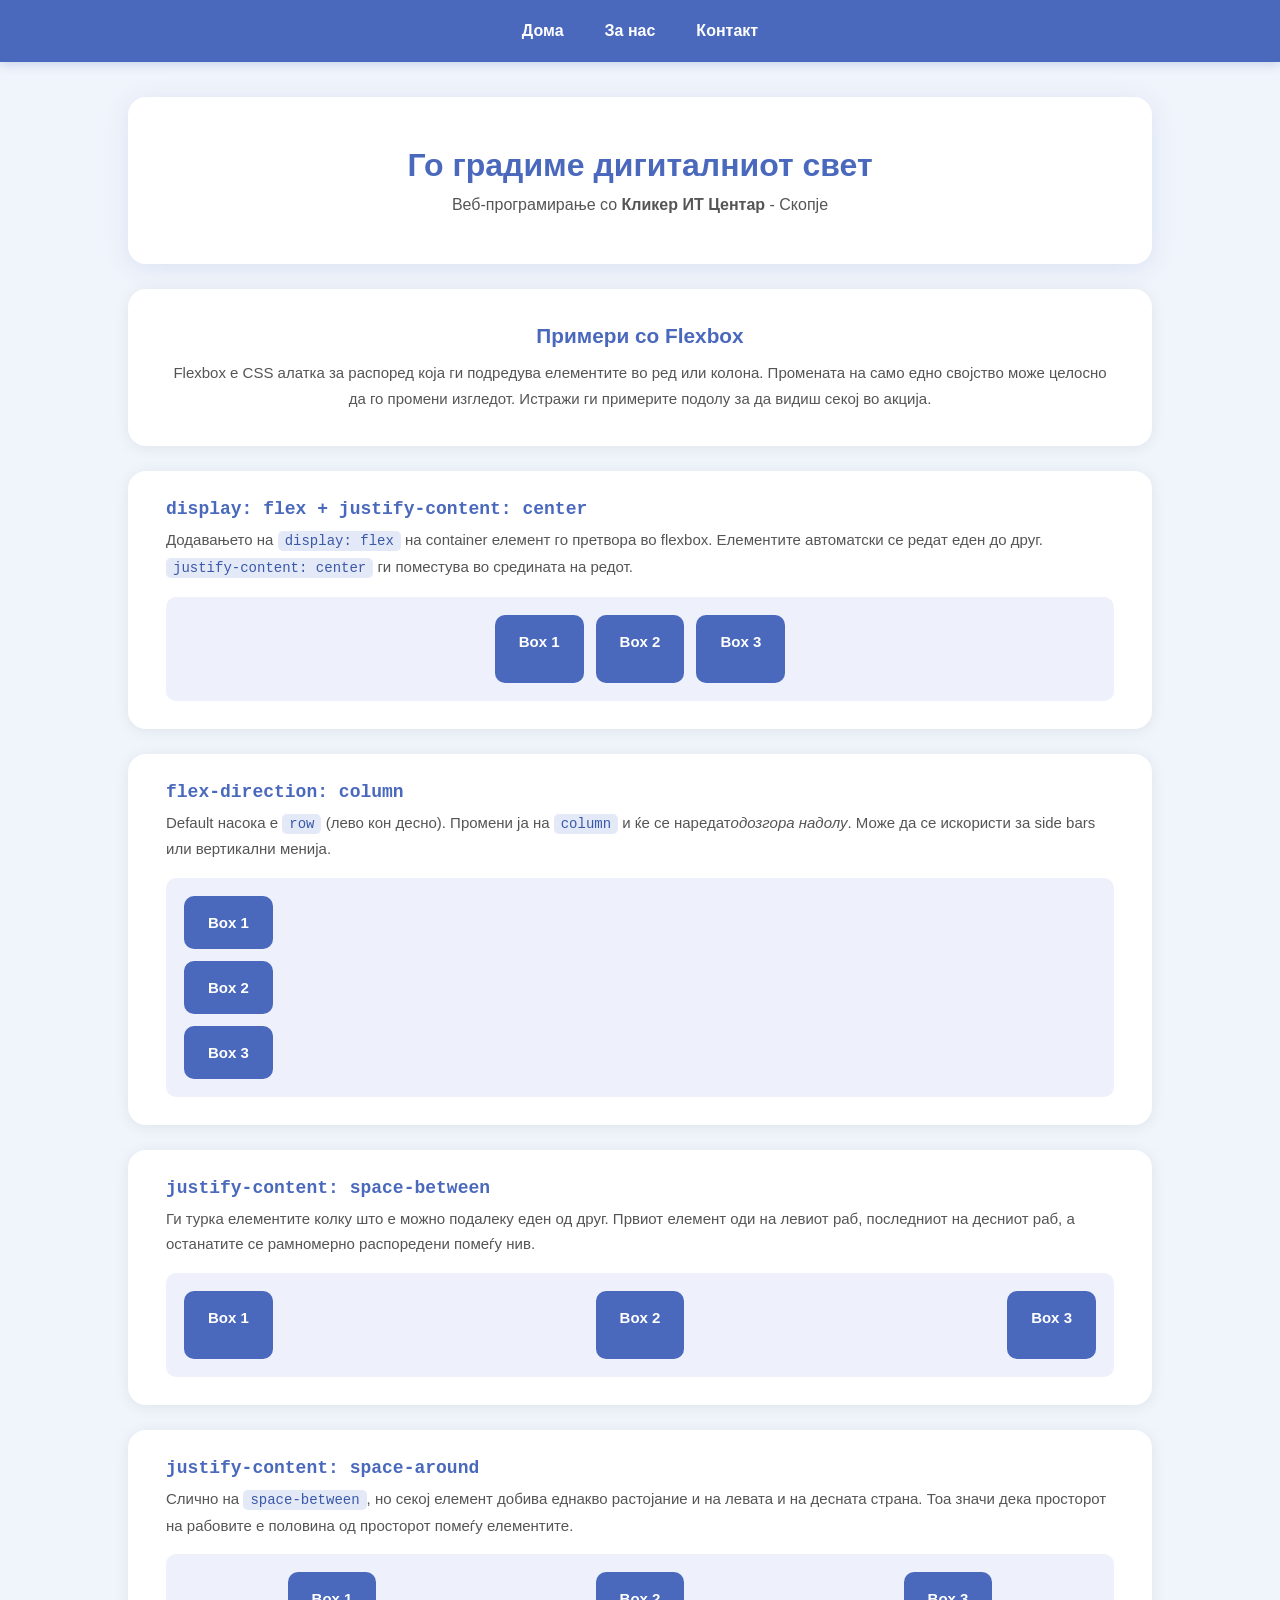
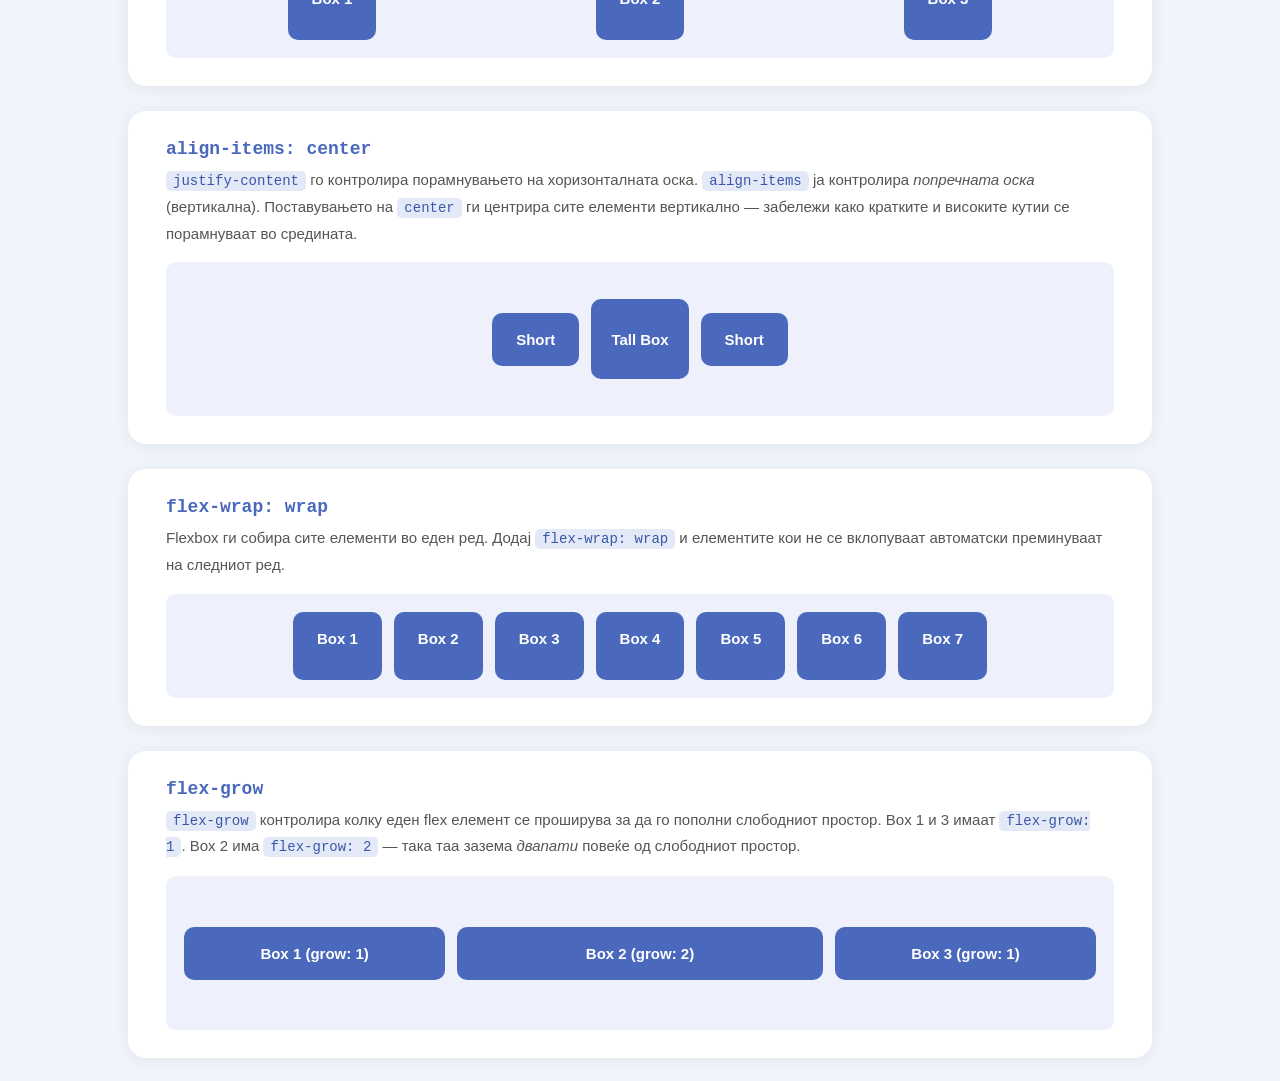
<file: index.html>
<!DOCTYPE html>
<html>
<head>
    <title>My Website</title>
    <link rel="stylesheet" href="index1.css">
</head>
<body>

<div class="nav">
    <a href="index.html">Дома</a>
    <a href="about-us.html">За нас</a>
    <a href="contact-us.html">Контакт</a>
</div>

<div class="hero">
    <h1>Го градиме дигиталниот свет</h1>
    <p>Веб-програмирање со <strong>Кликер ИТ Центар</strong> - Скопје</p>
</div>

<div class="section">
    <h2>Примери со Flexbox</h2>
    <p>Flexbox е CSS алатка за распоред која ги подредува елементите во ред или колона. Промената на само едно својство може целосно да го промени изгледот. Истражи ги примерите подолу за да видиш секој во акција.</p>
</div>

<div class="demo-block">
    <h2>display: flex + justify-content: center</h2>
    <p>Додавањето на <code>display: flex</code> на container елемент го претвора во flexbox. Елементите автоматски се редат еден до друг. <code>justify-content: center</code> ги поместува во средината на редот.</p>
    <div class="flex-demo jc-center">
        <div class="box">Box 1</div>
        <div class="box">Box 2</div>
        <div class="box">Box 3</div>
    </div>
</div>


<div class="demo-block">
    <h2>flex-direction: column</h2>
    <p>Default насока е <code>row</code> (лево кон десно). Промени ја на <code>column</code> и ќе се наредат<em>одозгора надолу</em>. Може да се искористи за side bars или вертикални менија.</p>
    <div class="flex-demo flex-col">
        <div class="box">Box 1</div>
        <div class="box">Box 2</div>
        <div class="box">Box 3</div>
    </div>
</div>

<div class="demo-block">
    <h2>justify-content: space-between</h2>
    <p>Ги турка елементите колку што е можно подалеку еден од друг. Првиот елемент оди на левиот раб, последниот на десниот раб, а останатите се рамномерно распоредени помеѓу нив.</p>
    <div class="flex-demo jc-between">
        <div class="box">Box 1</div>
        <div class="box">Box 2</div>
        <div class="box">Box 3</div>
    </div>
</div>

<div class="demo-block">
    <h2>justify-content: space-around</h2>
    <p>Слично на <code>space-between</code>, но секој елемент добива еднакво растојание и на левата и на десната страна. Тоа значи дека просторот на рабовите е половина од просторот помеѓу елементите.</p>
    <div class="flex-demo jc-around">
        <div class="box">Box 1</div>
        <div class="box">Box 2</div>
        <div class="box">Box 3</div>
    </div>
</div>

<div class="demo-block">
    <h2>align-items: center</h2>
    <p><code>justify-content</code> го контролира порамнувањето на хоризонталната оска. <code>align-items</code> ја контролира <em>попречната оска</em> (вертикална). Поставувањето на <code>center</code> ги центрира сите елементи вертикално — забележи како кратките и високите кутии се порамнуваат во средината.</p>
    <div class="flex-demo jc-center ai-center">
        <div class="box">Short</div>
        <div class="box box-tall">Tall Box</div>
        <div class="box">Short</div>
    </div>
</div>

<div class="demo-block">
    <h2>flex-wrap: wrap</h2>
    <p>Flexbox ги собира сите елементи во еден ред. Додај <code>flex-wrap: wrap</code> и елементите кои не се вклопуваат автоматски преминуваат на следниот ред.</p>
    <div class="flex-demo jc-center wrap-on">
        <div class="box">Box 1</div>
        <div class="box">Box 2</div>
        <div class="box">Box 3</div>
        <div class="box">Box 4</div>
        <div class="box">Box 5</div>
        <div class="box">Box 6</div>
        <div class="box">Box 7</div>
    </div>
</div>

<div class="demo-block">
    <h2>flex-grow</h2>
    <p><code>flex-grow</code> контролира колку еден flex елемент се проширува за да го пополни слободниот простор. Box 1 и 3 имаат <code>flex-grow: 1</code>. Box 2 има <code>flex-grow: 2</code> — така таа зазема <em>двапати</em> повеќе од слободниот простор.</p>
    <div class="flex-demo ai-center">
        <div class="box box-grow-1">Box 1 (grow: 1)</div>
        <div class="box box-grow-2">Box 2 (grow: 2)</div>
        <div class="box box-grow-1">Box 3 (grow: 1)</div>
    </div>
</div>

</body>
</html>
</file>
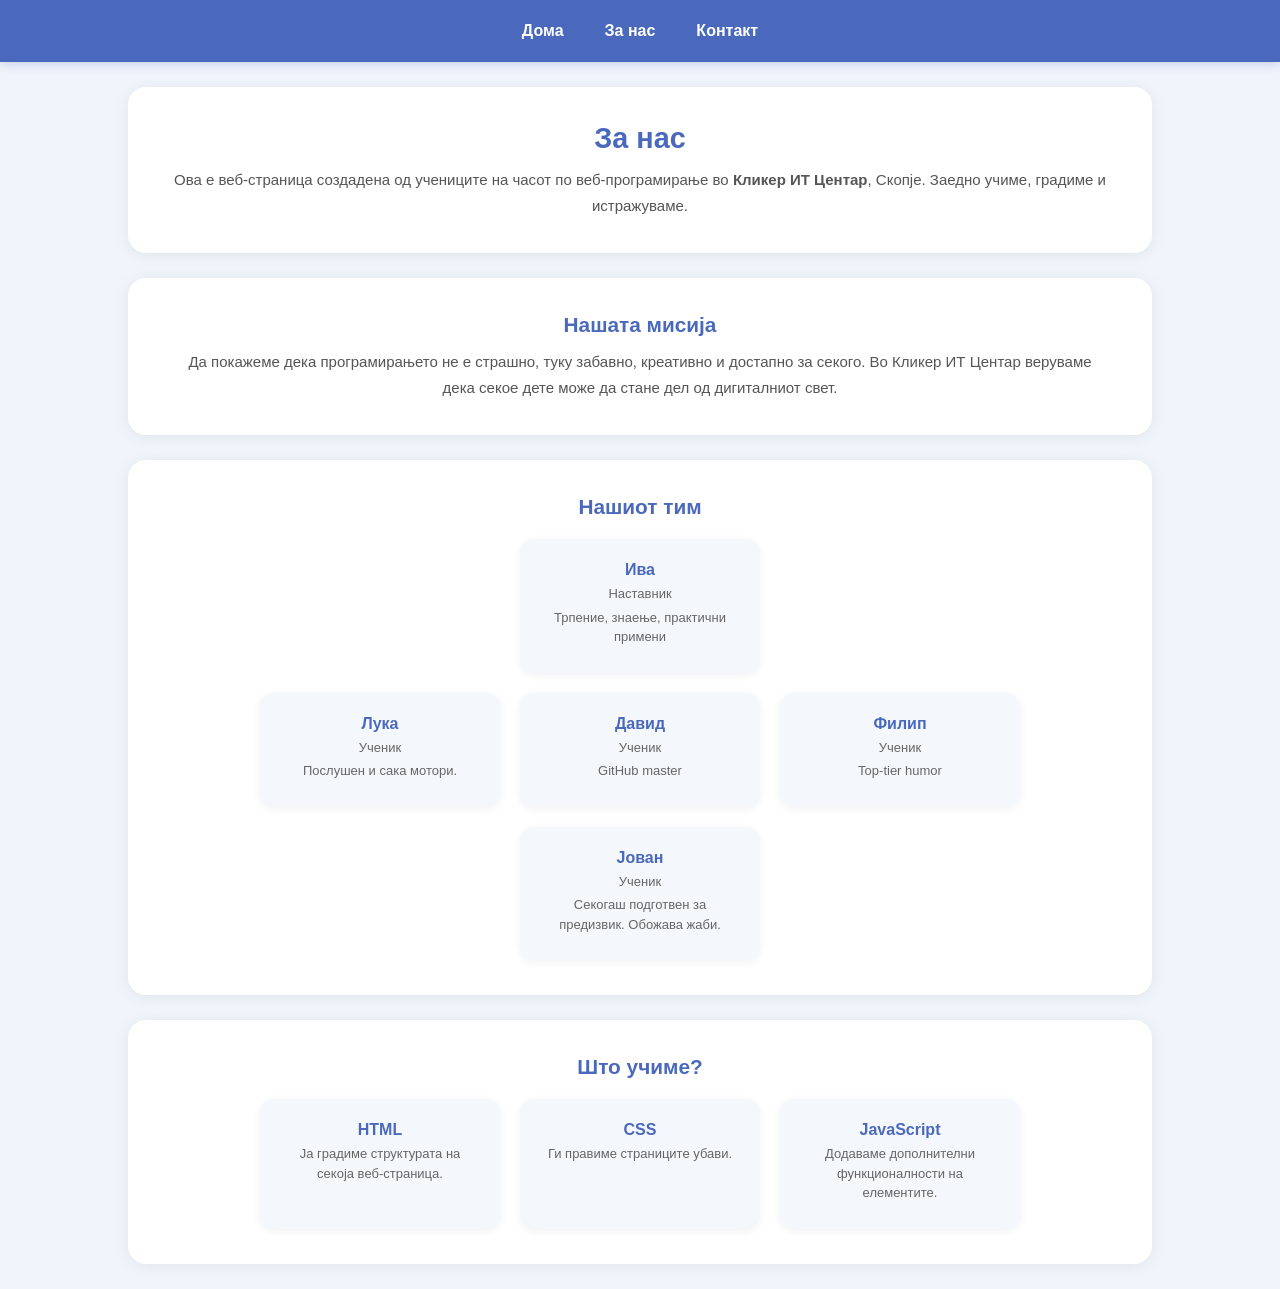
<file: about-us.html>
<!DOCTYPE html>
<html>
<head>
    <title>About Us</title>
    <link rel="stylesheet" href="index1.css">
</head>
<body>

<div class="nav">
    <a href="index.html">Дома</a>
    <a href="about-us.html">За нас</a>
    <a href="contact-us.html">Контакт</a>
</div>

<div class="section">
    <h1>За нас</h1>
    <p>Ова е веб-страница создадена од учениците на часот по веб-програмирање во <strong>Кликер ИТ Центар</strong>, Скопје. Заедно учиме, градиме и истражуваме.</p>
</div>

<div class="section">
    <h2>Нашата мисија</h2>
    <p>Да покажеме дека програмирањето не е страшно, туку забавно, креативно и достапно за секого. Во Кликер ИТ Центар веруваме дека секое дете може да стане дел од дигиталниот свет.</p>
</div>

<div class="section">
    <h2>Нашиот тим</h2>
    <div class="card-row">
        <div class="card">
            <h3>Ива</h3>
            <p>Наставник</p>
            <p>Трпение, знаење, практични примени</p>
        </div>
    </div>
    <div class="card-row">
        <div class="card">
            <h3>Лука</h3>
            <p>Ученик</p>
            <p>Послушен и сака мотори.</p>
        </div>
        <div class="card">
            <h3>Давид</h3>
            <p>Ученик</p>
            <p>GitHub master</p>
        </div>
        <div class="card">
            <h3>Филип</h3>
            <p>Ученик</p>
            <p>Top-tier humor</p>
        </div>
        <div class="card">
            <h3>Јован</h3>
            <p>Ученик</p>
            <p>Секогаш подготвен за предизвик. Обожава жаби.</p>
        </div>
    </div>
</div>

<div class="section">
    <h2>Што учиме?</h2>
    <div class="card-row">
        <div class="card">
            <h3>HTML</h3>
            <p>Ја градиме структурата на секоја веб-страница.</p>
        </div>
        <div class="card">
            <h3>CSS</h3>
            <p>Ги правиме страниците убави.</p>
        </div>
        <div class="card">
            <h3>JavaScript</h3>
            <p>Додаваме дополнителни функционалности на елементите.</p>
        </div>
    </div>
</div>

</body>
</html>
</file>
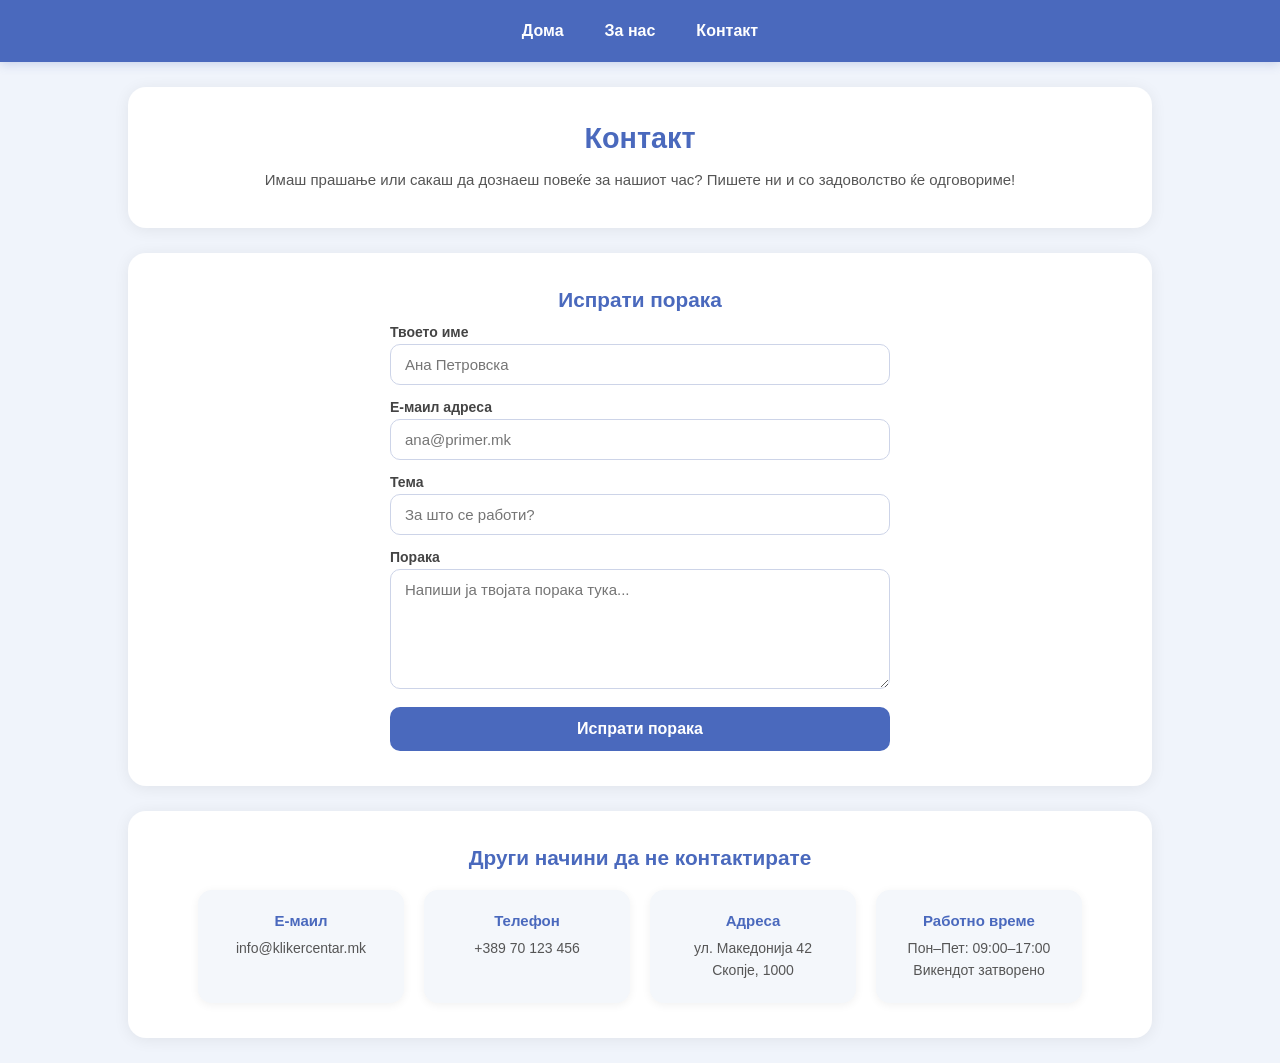
<file: contact-us.html>
<!DOCTYPE html>
<html>
<head>
    <title>Contact Us</title>
    <link rel="stylesheet" href="index1.css">
</head>
<body>

<div class="nav">
    <a href="index.html">Дома</a>
    <a href="about-us.html">За нас</a>
    <a href="contact-us.html">Контакт</a>
</div>

<div class="section">
    <h1>Контакт</h1>
    <p>Имаш прашање или сакаш да дознаеш повеќе за нашиот час? Пишете ни и со задоволство ќе одговориме!</p>
</div>

<div class="section">
    <h2>Испрати порака</h2>
    <form class="contact-form">
        <div>
            <label for="name">Твоето име</label>
            <input type="text" id="name" placeholder="Ана Петровска">
        </div>
        <div>
            <label for="email">Е-маил адреса</label>
            <input type="email" id="email" placeholder="ana@primer.mk">
        </div>
        <div>
            <label for="subject">Тема</label>
            <input type="text" id="subject" placeholder="За што се работи?">
        </div>
        <div>
            <label for="message">Порака</label>
            <textarea id="message" placeholder="Напиши ја твојата порака тука..."></textarea>
        </div>
        <button type="submit">Испрати порака</button>
    </form>
</div>

<div class="section">
    <h2>Други начини да не контактирате</h2>
    <div class="info-row">
        <div class="info-card">
            <h3>Е-маил</h3>
            <p>info@klikercentar.mk</p>
        </div>
        <div class="info-card">
            <h3>Телефон</h3>
            <p>+389 70 123 456</p>
        </div>
        <div class="info-card">
            <h3>Адреса</h3>
            <p>ул. Македонија 42<br>Скопје, 1000</p>
        </div>
        <div class="info-card">
            <h3>Работно време</h3>
            <p>Пон–Пет: 09:00–17:00<br>Викендот затворено</p>
        </div>
    </div>
</div>

</body>
</html>
</file>
<file: index1.css>
body {
    font-family: 'Segoe UI', Arial, sans-serif;
    margin: 0;
    background-color: #f0f4fb;
    color: #222;
}

/* --- Navigation --- */
.nav {
    background-color: #4a69bd;
    padding: 14px 30px;
    display: flex;
    justify-content: center;
    align-items: center;
    gap: 5px;
    box-shadow: 0 2px 10px rgba(74, 105, 189, 0.25);
}

.nav a {
    color: white;
    text-decoration: none;
    font-weight: 600;
    font-size: 16px;
    padding: 8px 18px;
    border-radius: 8px;
    transition: background 0.2s;
}

.nav a:hover {
    background-color: rgba(255, 255, 255, 0.18);
    text-decoration: none;
}

/* --- Hero (home page banner) --- */
.hero {
    background-color: white;
    width: 80%;
    margin: 35px auto 25px;
    border-radius: 18px;
    text-align: center;
    padding: 50px 40px;
    box-sizing: border-box;
    box-shadow: 0 4px 24px rgba(74, 105, 189, 0.12);
}

.hero h1 {
    font-weight: 700;
    font-size: 2rem;
    color: #4a69bd;
    margin-top: 0;
    margin-bottom: 12px;
}

.hero p {
    font-size: 16px;
    color: #555;
    margin: 0;
}

/* --- Section (about & contact pages) --- */
.section {
    background-color: white;
    width: 80%;
    margin: 25px auto;
    border-radius: 18px;
    padding: 35px 45px;
    text-align: center;
    box-sizing: border-box;
    box-shadow: 0 2px 16px rgba(0, 0, 0, 0.07);
}

.section h1 {
    color: #4a69bd;
    font-size: 1.8rem;
    margin-top: 0;
    margin-bottom: 12px;
}

.section h2 {
    color: #4a69bd;
    font-size: 1.3rem;
    margin-top: 0;
    margin-bottom: 12px;
}

.section p {
    color: #555;
    line-height: 1.7;
    font-size: 15px;
    margin: 0;
}

/* --- Shared box style --- */
.box {
    background-color: #4a69bd;
    color: white;
    padding: 18px 24px;
    border-radius: 10px;
    font-size: 15px;
    font-weight: 600;
    text-align: center;
    margin: 6px;
}

/* --- Original flex container --- */
.flex-container {
    display: flex;
    justify-content: center;
    flex-wrap: wrap;
}

/* --- Flexbox demo blocks --- */
.demo-block {
    background-color: white;
    width: 80%;
    margin: 25px auto;
    border-radius: 18px;
    padding: 28px 38px;
    box-sizing: border-box;
    box-shadow: 0 2px 16px rgba(0, 0, 0, 0.07);
}

.demo-block h2 {
    color: #4a69bd;
    font-family: monospace;
    font-size: 18px;
    margin-top: 0;
    margin-bottom: 8px;
}

.demo-block p {
    color: #555;
    margin-top: 0;
    margin-bottom: 16px;
    line-height: 1.7;
    font-size: 15px;
}

.flex-demo {
    display: flex;
    background-color: #eef1fb;
    border-radius: 10px;
    padding: 12px;
    min-height: 80px;
}

code {
    background-color: #e4e9f7;
    padding: 2px 7px;
    border-radius: 5px;
    font-family: monospace;
    font-size: 14px;
    color: #3a58a8;
}

/* justify-content helpers */
.jc-center  { justify-content: center; }
.jc-start   { justify-content: flex-start; }
.jc-end     { justify-content: flex-end; }
.jc-between { justify-content: space-between; }
.jc-around  { justify-content: space-around; }

/* flex-direction */
.flex-col   { flex-direction: column; align-items: flex-start; }

/* align-items */
.ai-center  { align-items: center; min-height: 130px; }

/* flex-wrap */
.wrap-on    { flex-wrap: wrap; }

/* Tall box variant for align-items demo */
.box-tall {
    height: 80px;
    display: flex;
    align-items: center;
    justify-content: center;
    padding: 0 20px;
}

/* flex-grow */
.box-grow-1 { flex-grow: 1; }
.box-grow-2 { flex-grow: 2; }

/* --- Team cards (about page) --- */
.card-row {
    display: flex;
    justify-content: center;
    flex-wrap: wrap;
    gap: 20px;
    margin-top: 20px;
}

.card {
    background-color: #f4f7fb;
    border-radius: 14px;
    padding: 22px 25px;
    width: 190px;
    text-align: center;
    box-shadow: 0 2px 10px rgba(0, 0, 0, 0.06);
    transition: transform 0.2s, box-shadow 0.2s;
}

.card:hover {
    transform: translateY(-4px);
    box-shadow: 0 8px 22px rgba(74, 105, 189, 0.15);
}

.card h3 {
    color: #4a69bd;
    margin-top: 0;
    margin-bottom: 5px;
    font-size: 16px;
}

.card p {
    color: #666;
    font-size: 13px;
    margin: 4px 0;
    line-height: 1.5;
}

/* --- Contact form --- */
.contact-form {
    display: flex;
    flex-direction: column;
    gap: 14px;
    max-width: 500px;
    margin: 0 auto;
    text-align: left;
}

.contact-form label {
    font-weight: 600;
    color: #444;
    margin-bottom: 4px;
    display: block;
    font-size: 14px;
}

.contact-form input,
.contact-form textarea {
    width: 100%;
    padding: 11px 14px;
    border: 1.5px solid #cdd4e8;
    border-radius: 10px;
    font-size: 15px;
    font-family: 'Segoe UI', Arial, sans-serif;
    box-sizing: border-box;
    color: #222;
    transition: border-color 0.2s;
}

.contact-form input:focus,
.contact-form textarea:focus {
    outline: none;
    border-color: #4a69bd;
}

.contact-form textarea {
    height: 120px;
    resize: vertical;
}

.contact-form button {
    background-color: #4a69bd;
    color: white;
    border: none;
    padding: 13px;
    border-radius: 10px;
    font-size: 16px;
    font-weight: 600;
    cursor: pointer;
    transition: background-color 0.2s, transform 0.15s;
}

.contact-form button:hover {
    background-color: #3b55a0;
    transform: translateY(-2px);
}

/* --- Contact info cards --- */
.info-row {
    display: flex;
    justify-content: center;
    flex-wrap: wrap;
    gap: 20px;
    margin-top: 20px;
}

.info-card {
    background-color: #f4f7fb;
    border-radius: 14px;
    padding: 22px 28px;
    min-width: 150px;
    text-align: center;
    box-shadow: 0 2px 10px rgba(0, 0, 0, 0.06);
    transition: transform 0.2s, box-shadow 0.2s;
}

.info-card:hover {
    transform: translateY(-3px);
    box-shadow: 0 6px 18px rgba(74, 105, 189, 0.13);
}

.info-card h3 {
    color: #4a69bd;
    margin-top: 0;
    margin-bottom: 8px;
    font-size: 15px;
}

.info-card p {
    color: #555;
    font-size: 14px;
    margin: 0;
    line-height: 1.6;
}
</file>
